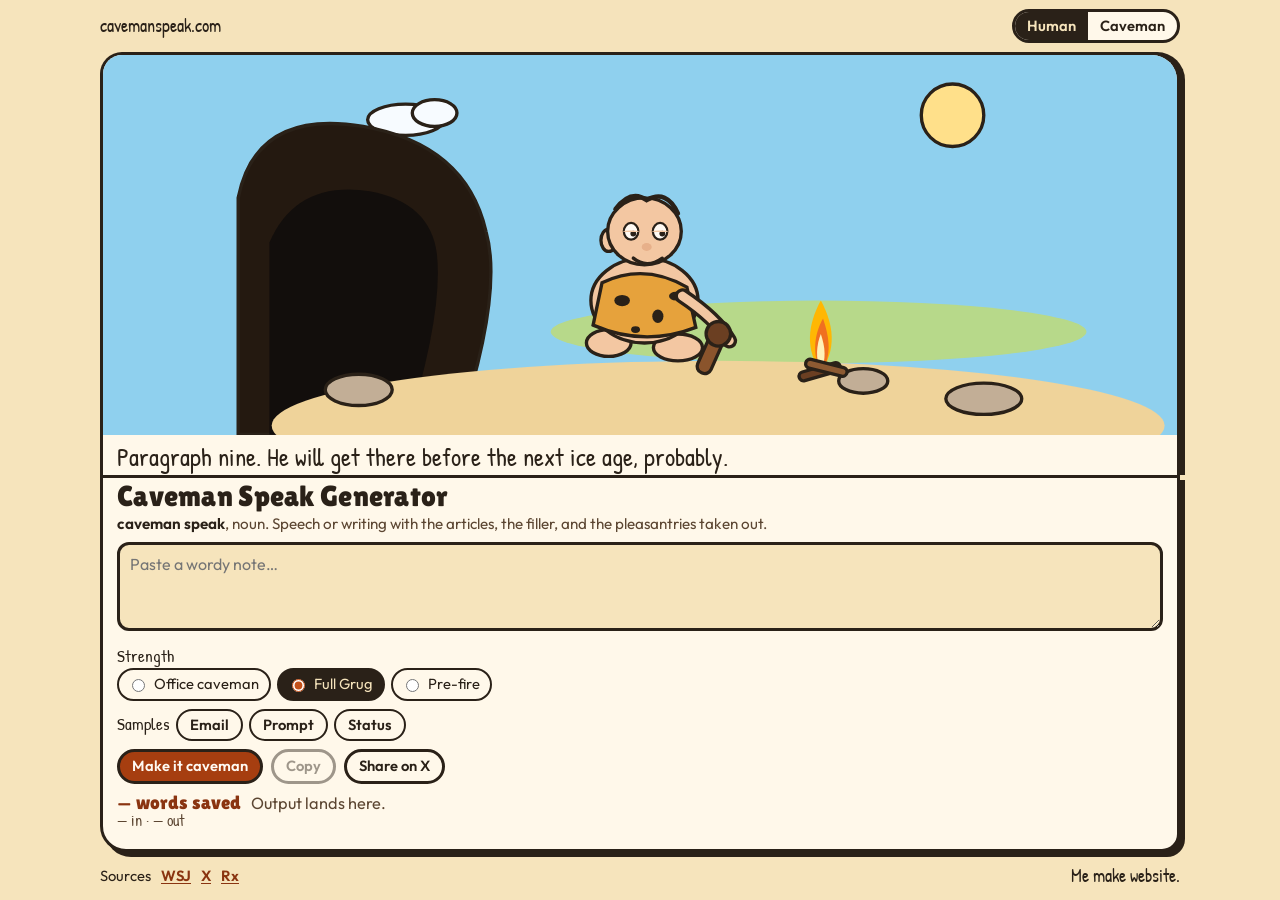
<file: cavemanspeak/index.html>
<!DOCTYPE html>
<html lang="en">
<head>
  <meta charset="utf-8">
  <meta name="viewport" content="width=device-width, initial-scale=1">
  <title>Caveman Speak Generator</title>
  <meta name="description" content="Paste a wordy note. Get caveman speak back. One panel, three strengths, and the real sources.">
  <meta name="theme-color" content="#f6e4bc">
  <meta name="format-detection" content="telephone=no">
  <link rel="canonical" href="https://cavemanspeak.com/">
  <meta property="og:type" content="website">
  <meta property="og:site_name" content="cavemanspeak.com">
  <meta property="og:title" content="Caveman Speak Generator">
  <meta property="og:description" content="Paste a wordy note. Get caveman speak back.">
  <meta property="og:url" content="https://cavemanspeak.com/">
  <meta property="og:image" content="https://cavemanspeak.com/og.png">
  <meta property="og:image:type" content="image/png">
  <meta property="og:image:width" content="1200">
  <meta property="og:image:height" content="630">
  <meta property="og:image:alt" content="Caveman Speak Generator. Small talk got smaller.">
  <meta name="twitter:card" content="summary_large_image">
  <meta name="twitter:title" content="Caveman Speak Generator">
  <meta name="twitter:description" content="Paste a wordy note. Get caveman speak back.">
  <meta name="twitter:image" content="https://cavemanspeak.com/og.png">
  <meta name="twitter:image:alt" content="Caveman Speak Generator. Small talk got smaller.">
  <link rel="icon" href="favicon.svg" type="image/svg+xml">
  <link rel="icon" href="favicon-32.png" type="image/png" sizes="32x32">
  <link rel="apple-touch-icon" href="apple-touch-icon.png">
  <script>
    (function () {
      try {
        var voice = new URLSearchParams(location.search).get("voice");
        var saved = localStorage.getItem("cavemanspeak-voice");
        if (voice === "caveman" || (!voice && saved === "caveman")) {
          document.documentElement.dataset.mode = "caveman";
          var theme = document.querySelector('meta[name="theme-color"]');
          if (theme) theme.setAttribute("content", "#2a211c");
        }
      } catch (err) {}
    })();
  </script>
  <link rel="preconnect" href="https://fonts.googleapis.com">
  <link rel="preconnect" href="https://fonts.gstatic.com" crossorigin>
  <link href="https://fonts.googleapis.com/css2?family=Lilita+One&family=Outfit:wght@400;500;600;700&family=Patrick+Hand&display=swap" rel="stylesheet">
  <link rel="stylesheet" href="styles.css">
</head>
<body>
  <a class="skip" href="#main">Skip to content</a>
  <header class="top">
    <p class="mark">cavemanspeak.com</p>
    <div class="toggle" role="group" aria-label="Page voice">
      <button type="button" id="voice-human" aria-pressed="true">Human</button>
      <button type="button" id="voice-caveman" aria-pressed="false">Caveman</button>
    </div>
  </header>

  <main id="main" tabindex="-1">
    <figure class="comic">
      <div class="art">
        <svg class="scene" viewBox="0 0 720 340" aria-hidden="true" focusable="false">
          <rect class="sky" width="720" height="340" fill="#8fd0ee"/>
          <circle class="sun" cx="640" cy="54" r="28" fill="#ffe08a" stroke="#2a2118" stroke-width="3"/>
          <g class="cloud">
            <ellipse cx="150" cy="58" rx="34" ry="14" fill="#f7fbff" stroke="#2a2118" stroke-width="3"/>
            <ellipse cx="176" cy="52" rx="20" ry="12" fill="#f7fbff" stroke="#2a2118" stroke-width="3"/>
          </g>
          <path class="cave" d="M0 340 V128 Q16 48 112 64 Q204 80 222 158 Q238 214 196 340 Z" fill="#241910" stroke="#2a2118" stroke-width="3"/>
          <path d="M28 340 V168 Q52 112 118 122 Q172 132 178 178 Q184 232 150 340 Z" fill="#120e0c"/>
          <ellipse class="hill" cx="520" cy="248" rx="240" ry="28" fill="#b7d98a"/>
          <ellipse class="ground" cx="430" cy="332" rx="400" ry="58" fill="#efd39a"/>
          <g class="rock" fill="#c2ae96" stroke="#2a2118" stroke-width="3">
            <ellipse cx="108" cy="300" rx="30" ry="14"/>
            <ellipse cx="560" cy="292" rx="22" ry="11"/>
            <ellipse cx="668" cy="308" rx="34" ry="14"/>
          </g>
          <g class="campfire" transform="translate(500,214)">
            <g class="smoke">
              <circle class="puff" cx="20" cy="18" r="8" fill="#f7f4ee"/>
              <circle class="puff puff-b" cx="34" cy="26" r="6" fill="#f7f4ee"/>
              <circle class="puff puff-c" cx="10" cy="28" r="5" fill="#f7f4ee"/>
            </g>
            <path class="flame flame-a" d="M22 70 C8 50 10 28 22 6 C34 28 36 50 22 70Z" fill="#ffb703"/>
            <path class="flame flame-b" d="M22 70 C14 54 16 36 24 22 C30 40 32 56 22 70Z" fill="#f07020"/>
            <path class="flame flame-c" d="M22 70 C17 58 18 46 22 36 C26 48 27 58 22 70Z" fill="#fff1b8"/>
            <rect x="2" y="66" width="38" height="8" rx="4" transform="rotate(-16 20 70)" fill="#6b3f22" stroke="#2a2118" stroke-width="3"/>
            <rect x="8" y="62" width="38" height="8" rx="4" transform="rotate(14 26 66)" fill="#8d5a32" stroke="#2a2118" stroke-width="3"/>
          </g>
          <g transform="translate(286,108)">
            <ellipse class="skin" cx="46" cy="150" rx="20" ry="12" fill="#f3c7a2" stroke="#2a2118" stroke-width="3"/>
            <ellipse class="skin" cx="108" cy="154" rx="22" ry="12" fill="#f3c7a2" stroke="#2a2118" stroke-width="3"/>
            <ellipse class="skin" cx="78" cy="112" rx="48" ry="38" fill="#f3c7a2" stroke="#2a2118" stroke-width="3"/>
            <path class="tunic" d="M40 96 Q78 78 116 100 L124 136 Q78 154 32 134 Z" fill="#e6a23c" stroke="#2a2118" stroke-width="3"/>
            <g fill="#2a2118">
              <ellipse cx="58" cy="112" rx="7" ry="5"/>
              <ellipse cx="90" cy="126" rx="5" ry="6"/>
              <ellipse cx="106" cy="108" rx="6" ry="4"/>
              <ellipse cx="70" cy="138" rx="4" ry="3"/>
            </g>
            <path d="M112 108 Q142 128 154 148" fill="none" stroke="#2a2118" stroke-width="14" stroke-linecap="round"/>
            <path d="M112 108 Q142 128 154 148" fill="none" stroke="#f3c7a2" stroke-width="8" stroke-linecap="round"/>
            <g transform="translate(142,132) rotate(24)">
              <g class="swing">
                <rect x="0" y="8" width="13" height="38" rx="6" fill="#8a542c" stroke="#2a2118" stroke-width="3"/>
                <circle cx="6" cy="8" r="11" fill="#6b3f22" stroke="#2a2118" stroke-width="3"/>
              </g>
            </g>
            <g class="nod">
              <ellipse class="skin" cx="46" cy="58" rx="7" ry="10" fill="#f3c7a2" stroke="#2a2118" stroke-width="3"/>
              <ellipse class="skin" cx="78" cy="50" rx="33" ry="30" fill="#f3c7a2" stroke="#2a2118" stroke-width="3"/>
              <path d="M52 30 Q66 12 80 22 Q98 12 108 34" fill="none" stroke="#2a2118" stroke-width="4" stroke-linecap="round"/>
              <ellipse cx="66" cy="50" rx="6.5" ry="7.5" fill="#fffaf3" stroke="#2a2118" stroke-width="2"/>
              <ellipse cx="92" cy="50" rx="6.5" ry="7.5" fill="#fffaf3" stroke="#2a2118" stroke-width="2"/>
              <circle cx="68" cy="52" r="2.6" fill="#2a2118"/>
              <circle cx="94" cy="52" r="2.6" fill="#2a2118"/>
              <ellipse class="lid" cx="66" cy="50" rx="7.5" ry="8.5" fill="#f3c7a2"/>
              <ellipse class="lid" cx="92" cy="50" rx="7.5" ry="8.5" fill="#f3c7a2"/>
              <ellipse cx="80" cy="64" rx="4.5" ry="3.5" fill="#e7b08a"/>
              <path d="M68 74 Q80 84 94 74" fill="none" stroke="#2a2118" stroke-width="3" stroke-linecap="round"/>
            </g>
          </g>
        </svg>
      </div>
      <figcaption>
        <p class="gag">
          <span class="say-human">Paragraph nine. He will get there before the next ice age, probably.</span>
          <span class="say-caveman">Paragraph nine. He get there before next ice age. Probably.</span>
        </p>
      </figcaption>
    </figure>

    <section class="sheet" aria-labelledby="gen-title">
      <div class="def">
        <h1 id="gen-title">Caveman Speak Generator</h1>
        <p>
          <span class="say-human"><strong>caveman speak</strong>, noun. Speech or writing with the articles, the filler, and the pleasantries taken out.</span>
          <span class="say-caveman"><strong>caveman speak</strong>, noun. Speech with article, filler, and pleasantry taken out.</span>
        </p>
      </div>

      <form id="chopper">
        <div class="compose">
          <label for="note">Your note</label>
          <textarea id="note" name="note" rows="3" maxlength="4000" spellcheck="true" placeholder="Paste a wordy note…"></textarea>
        </div>

        <fieldset class="strength">
          <legend>Strength</legend>
          <label><input type="radio" name="strength" value="office"> <span>Office caveman</span></label>
          <label><input type="radio" name="strength" value="grug" checked> <span>Full Grug</span></label>
          <label><input type="radio" name="strength" value="prefire"> <span>Pre-fire</span></label>
        </fieldset>

        <div class="samples">
          <span class="samples-label" id="samples-label">Samples</span>
          <button type="button" class="chip" data-sample="email">Email</button>
          <button type="button" class="chip" data-sample="prompt">Prompt</button>
          <button type="button" class="chip" data-sample="status">Status</button>
        </div>

        <div class="actions">
          <button type="submit" class="btn">
            <span class="say-human">Make it caveman</span>
            <span class="say-caveman">Cut note</span>
          </button>
          <button type="button" class="btn ghost" id="copy-btn" disabled>Copy</button>
          <a class="btn ghost" id="share-btn" href="https://x.com/intent/tweet?text=Small%20talk%20got%20smaller.%0A%0Ahttps%3A%2F%2Fcavemanspeak.com%2F" target="_blank" rel="noopener noreferrer">Share on X<span class="sr-only"> (opens in a new tab)</span></a>
        </div>

        <div class="result" id="result">
          <p class="tally" id="tally">
            <span class="saved"><span id="count-cut">—</span> <span class="say-human">words saved</span><span class="say-caveman">word saved</span></span>
            <span class="flow"><span id="count-in">—</span> in · <span id="count-out">—</span> out</span>
            <span class="sr-only">Word count. Words saved is words in minus words out.</span>
          </p>
          <p id="toy-out" aria-live="polite"></p>
        </div>
      </form>
    </section>
  </main>

  <footer class="foot">
    <p>
      <span class="say-human">Sources</span><span class="say-caveman">Proof</span>
      <a href="https://www.wsj.com/tech/ai/claude-chatgpt-ai-speak-chatbot-cb804933" target="_blank" rel="noopener noreferrer">WSJ<span class="sr-only"> (opens in a new tab): Now We’re All Starting to Talk Like AI Chatbots Too, Katherine Bindley, 30 Sept 2026</span></a>
      <a href="https://x.com/i/trending/2106534716379746391" target="_blank" rel="noopener noreferrer">X<span class="sr-only"> (opens in a new tab): trending story, AI Chatbot Phrases Creep into Real Work Conversations, from about 3 Oct 2026</span></a>
      <a href="https://x.com/RushabhShah/status/2106486625966735460" target="_blank" rel="noopener noreferrer">Rx<span class="sr-only"> (opens in a new tab): What’s caveman speak?</span></a>
    </p>
    <p class="sign">Me make website.</p>
  </footer>
  <p id="mode-status" class="sr-only" aria-live="polite"></p>
  <p id="copy-status" class="sr-only" aria-live="polite"></p>
  <script src="cavemanize.js"></script>
  <script src="site.js"></script>
</body>
</html>
</file>
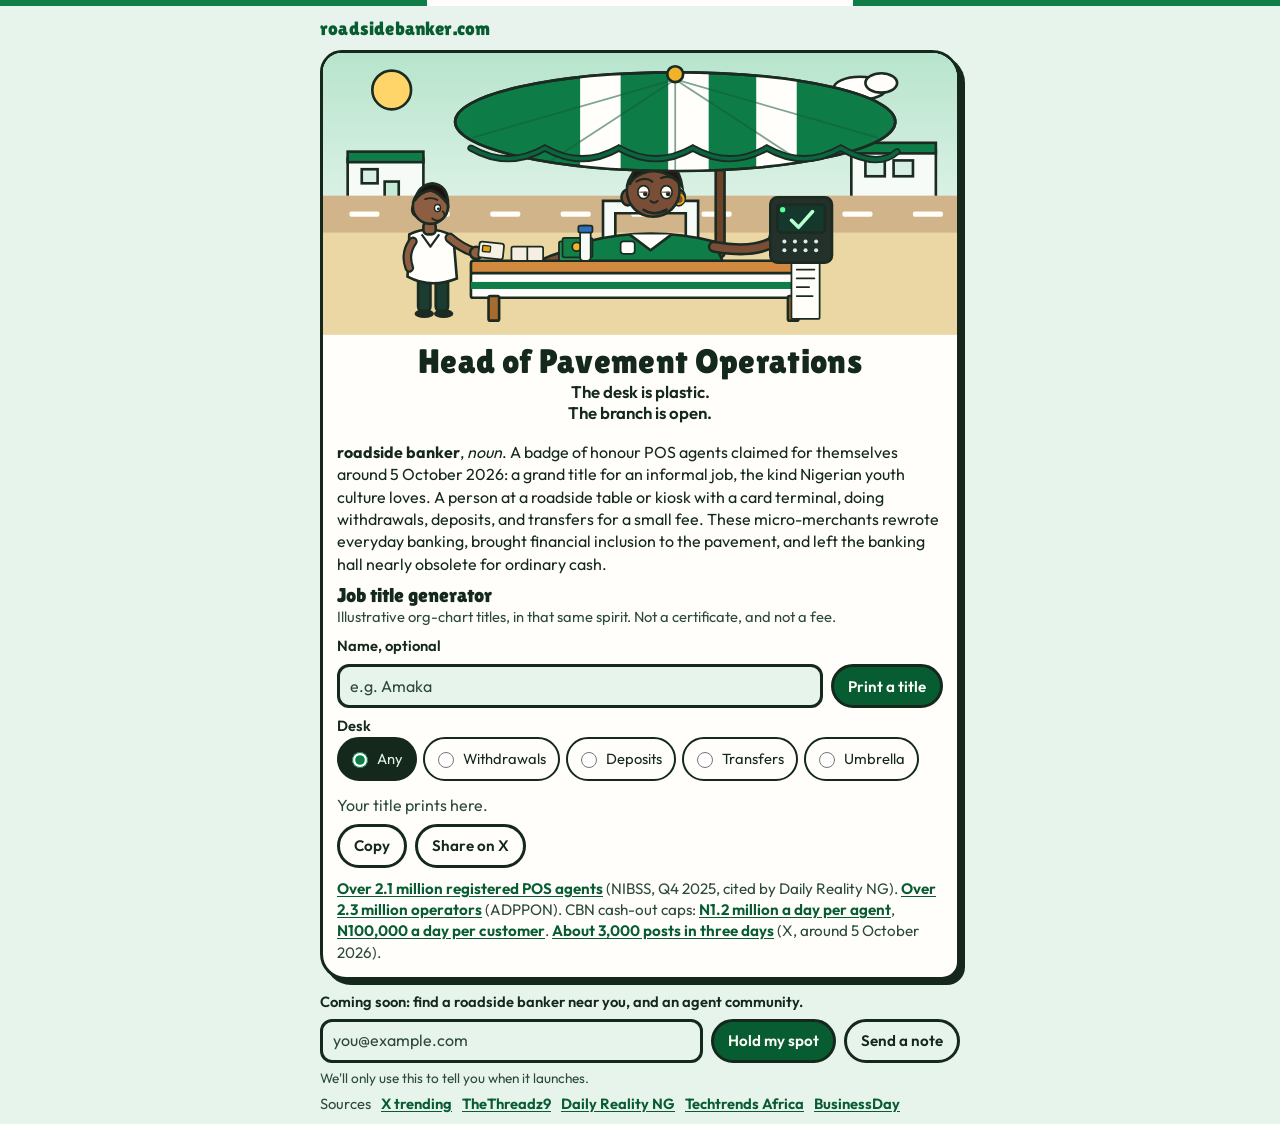
<file: roadsidebanker/index.html>
<!DOCTYPE html>
<html lang="en">
<head>
  <meta charset="utf-8">
  <meta name="viewport" content="width=device-width, initial-scale=1, viewport-fit=cover">
  <title>Head of Pavement Operations</title>
  <meta name="description" content="Roadside banker: a badge of honour POS agents claimed. Head of Pavement Operations, at a plastic table. Everyday cash, moved to the pavement.">
  <meta name="theme-color" content="#e7f4ec">
  <meta name="format-detection" content="telephone=no">
  <link rel="canonical" href="https://roadsidebanker.com/">
  <meta property="og:type" content="website">
  <meta property="og:locale" content="en_NG">
  <meta property="og:site_name" content="roadsidebanker.com">
  <meta property="og:title" content="Head of Pavement Operations">
  <meta property="og:description" content="The desk is plastic. The branch is open. POS agents claimed the title.">
  <meta property="og:url" content="https://roadsidebanker.com/">
  <meta property="og:image" content="https://roadsidebanker.com/og.png">
  <meta property="og:image:type" content="image/png">
  <meta property="og:image:width" content="1200">
  <meta property="og:image:height" content="630">
  <meta property="og:image:alt" content="Head of Pavement Operations. A roadside banker at a plastic table under an umbrella.">
  <meta name="twitter:card" content="summary_large_image">
  <meta name="twitter:title" content="Head of Pavement Operations">
  <meta name="twitter:description" content="The desk is plastic. The branch is open. POS agents claimed the title.">
  <meta name="twitter:image" content="https://roadsidebanker.com/og.png">
  <meta name="twitter:image:alt" content="Head of Pavement Operations. A roadside banker at a plastic table under an umbrella.">
  <link rel="icon" href="favicon.svg" type="image/svg+xml">
  <link rel="icon" href="favicon-32.png" type="image/png" sizes="32x32">
  <link rel="apple-touch-icon" href="apple-touch-icon.png">
  <link rel="preconnect" href="https://fonts.googleapis.com">
  <link rel="preconnect" href="https://fonts.gstatic.com" crossorigin>
  <link href="https://fonts.googleapis.com/css2?family=Lilita+One&family=Outfit:wght@400;600;700&display=swap" rel="stylesheet">
  <link rel="stylesheet" href="styles.css">
</head>
<body>
  <a class="skip" href="#main">Skip to content</a>
  <div class="flag" aria-hidden="true"></div>
  <header class="top">
    <p class="mark">roadsidebanker.com</p>
  </header>

  <main id="main" tabindex="-1">
    <article class="panel">
      <figure class="comic">
        <div class="art">
          <svg class="scene" viewBox="0 0 720 320" aria-hidden="true" focusable="false">
            <defs>
              <linearGradient id="sky" x1="0" y1="0" x2="0" y2="1">
                <stop offset="0%" stop-color="#b7e4cc"/>
                <stop offset="70%" stop-color="#e7f6ee"/>
                <stop offset="100%" stop-color="#f4fbf7"/>
              </linearGradient>
              <clipPath id="canopy-clip" clipPathUnits="userSpaceOnUse">
                <ellipse cx="400" cy="78" rx="250" ry="56"/>
              </clipPath>
              <clipPath id="slip-clip" clipPathUnits="userSpaceOnUse">
                <rect x="528" y="232" width="40" height="74"/>
              </clipPath>
            </defs>

            <rect width="720" height="320" fill="url(#sky)"/>
            <circle cx="78" cy="42" r="22" fill="#ffd56a" stroke="#1c2b22" stroke-width="3"/>
            <g class="cloud" fill="#fffefb" stroke="#1c2b22" stroke-width="3">
              <ellipse cx="610" cy="40" rx="30" ry="13"/>
              <ellipse cx="634" cy="34" rx="18" ry="11"/>
            </g>

            <g stroke="#1c2b22" stroke-width="3">
              <rect x="28" y="118" width="86" height="58" rx="2" fill="#f7fbf8"/>
              <rect x="28" y="112" width="86" height="12" fill="#0e7d48"/>
              <rect x="44" y="132" width="18" height="16" fill="#d7efe4"/>
              <rect x="70" y="146" width="16" height="30" fill="#c5ead6"/>
              <rect x="600" y="108" width="96" height="68" rx="2" fill="#f7fbf8"/>
              <rect x="600" y="102" width="96" height="12" fill="#0e7d48"/>
              <rect x="616" y="122" width="22" height="18" fill="#d7efe4"/>
              <rect x="648" y="122" width="22" height="18" fill="#d7efe4"/>
            </g>

            <rect x="0" y="162" width="720" height="46" fill="#d2b48a"/>
            <g fill="#fffef8">
              <rect x="30" y="180" width="34" height="6" rx="2"/>
              <rect x="110" y="180" width="34" height="6" rx="2"/>
              <rect x="190" y="180" width="34" height="6" rx="2"/>
              <rect x="270" y="180" width="34" height="6" rx="2"/>
              <rect x="350" y="180" width="34" height="6" rx="2"/>
              <rect x="430" y="180" width="34" height="6" rx="2"/>
              <rect x="510" y="180" width="34" height="6" rx="2"/>
              <rect x="590" y="180" width="34" height="6" rx="2"/>
              <rect x="670" y="180" width="34" height="6" rx="2"/>
            </g>
            <rect x="0" y="204" width="720" height="116" fill="#ead7a4"/>

            <rect x="446" y="36" width="10" height="196" rx="5" fill="#6b4428" stroke="#1c2b22" stroke-width="3"/>

            <g fill="#f7fbf8" stroke="#1c2b22" stroke-width="3">
              <path d="M318 168 h108 v78 h-14 v-64 h-80 v64 h-14 z"/>
            </g>

            <g>
              <path d="M300 214 Q372 196 444 214 L458 246 H286 Z" fill="#0e7d48" stroke="#1c2b22" stroke-width="3"/>
              <path d="M286 228 Q250 236 236 250" fill="none" stroke="#1c2b22" stroke-width="14" stroke-linecap="round"/>
              <path d="M286 228 Q250 236 236 250" fill="none" stroke="#7a4e36" stroke-width="8" stroke-linecap="round"/>
              <circle cx="232" cy="252" r="9" fill="#7a4e36" stroke="#1c2b22" stroke-width="3"/>
              <path d="M444 220 Q490 228 512 214" fill="none" stroke="#1c2b22" stroke-width="14" stroke-linecap="round"/>
              <path d="M444 220 Q490 228 512 214" fill="none" stroke="#7a4e36" stroke-width="8" stroke-linecap="round"/>
              <circle cx="516" cy="210" r="9" fill="#7a4e36" stroke="#1c2b22" stroke-width="3"/>
              <path d="M348 206 L372 224 L396 206" fill="#fffefb" stroke="#1c2b22" stroke-width="3" stroke-linejoin="round"/>
              <rect x="338" y="214" width="16" height="14" rx="3" fill="#fffefb" stroke="#1c2b22" stroke-width="2"/>
            </g>

            <g class="nod">
              <ellipse cx="346" cy="164" rx="7" ry="9" fill="#7a4e36" stroke="#1c2b22" stroke-width="3"/>
              <ellipse cx="404" cy="164" rx="7" ry="9" fill="#7a4e36" stroke="#1c2b22" stroke-width="3"/>
              <circle cx="404" cy="166" r="5.5" fill="none" stroke="#e6a31a" stroke-width="2.4"/>
              <circle cx="375" cy="156" r="30" fill="#7a4e36" stroke="#1c2b22" stroke-width="3"/>
              <path d="M348 150 Q352 122 376 120 Q404 122 408 152 Q396 136 376 134 Q354 136 348 150Z" fill="#23160f" stroke="#1c2b22" stroke-width="3"/>
              <path d="M356 146 Q366 140 374 146" fill="none" stroke="#1c2b22" stroke-width="2.5" stroke-linecap="round"/>
              <path d="M384 142 Q394 138 404 146" fill="none" stroke="#1c2b22" stroke-width="2.5" stroke-linecap="round"/>
              <ellipse cx="364" cy="158" rx="6.5" ry="7.5" fill="#fffefb" stroke="#1c2b22" stroke-width="2"/>
              <ellipse cx="390" cy="158" rx="6.5" ry="7.5" fill="#fffefb" stroke="#1c2b22" stroke-width="2"/>
              <circle cx="366" cy="160" r="2.6" fill="#1c2b22"/>
              <circle cx="392" cy="160" r="2.6" fill="#1c2b22"/>
              <ellipse class="lid" cx="364" cy="158" rx="7.5" ry="8.5"/>
              <ellipse class="lid" cx="390" cy="158" rx="7.5" ry="8.5"/>
              <path d="M372 168 Q376 172 380 168" fill="none" stroke="#1c2b22" stroke-width="2.4" stroke-linecap="round"/>
              <path d="M364 178 Q376 186 390 178" fill="none" stroke="#1c2b22" stroke-width="3" stroke-linecap="round"/>
            </g>

            <g class="canopy">
              <ellipse cx="400" cy="78" rx="250" ry="56" fill="#0e7d48" stroke="#1c2b22" stroke-width="3"/>
              <g clip-path="url(#canopy-clip)">
                <rect x="292" y="16" width="46" height="130" fill="#fffefb"/>
                <rect x="392" y="16" width="46" height="130" fill="#fffefb"/>
                <rect x="492" y="16" width="46" height="130" fill="#fffefb"/>
                <g stroke="#145c38" stroke-width="2" opacity="0.55">
                  <line x1="400" y1="30" x2="170" y2="96"/>
                  <line x1="400" y1="30" x2="250" y2="128"/>
                  <line x1="400" y1="30" x2="400" y2="134"/>
                  <line x1="400" y1="30" x2="550" y2="128"/>
                  <line x1="400" y1="30" x2="630" y2="96"/>
                </g>
              </g>
              <ellipse cx="400" cy="78" rx="250" ry="56" fill="none" stroke="#1c2b22" stroke-width="3"/>
              <path d="M168 108 Q210 132 252 108 Q294 132 336 108 Q378 132 420 108 Q462 132 504 108 Q546 132 588 108 Q630 132 652 112" fill="none" stroke="#1c2b22" stroke-width="8" stroke-linecap="round"/>
              <path d="M168 108 Q210 132 252 108 Q294 132 336 108 Q378 132 420 108 Q462 132 504 108 Q546 132 588 108 Q630 132 652 112" fill="none" stroke="#0a6540" stroke-width="4" stroke-linecap="round"/>
              <circle cx="400" cy="24" r="9" fill="#f0b429" stroke="#1c2b22" stroke-width="3"/>
            </g>

            <g stroke="#1c2b22" stroke-width="3">
              <rect x="168" y="236" width="392" height="16" rx="3" fill="#d0893f"/>
              <rect x="168" y="250" width="392" height="28" rx="2" fill="#fffefb"/>
              <rect x="168" y="260" width="392" height="8" fill="#0e7d48" stroke="none"/>
              <rect x="188" y="276" width="12" height="28" rx="2" fill="#a86b2e"/>
              <rect x="528" y="276" width="12" height="28" rx="2" fill="#a86b2e"/>
            </g>

            <g stroke="#1c2b22" stroke-width="2">
              <rect x="214" y="220" width="36" height="16" rx="2" fill="#f4efe2"/>
              <path d="M232 220 v16" fill="none"/>
              <rect x="268" y="214" width="34" height="22" rx="2" fill="#1f8f52"/>
              <rect x="272" y="210" width="34" height="22" rx="2" fill="#148046"/>
              <circle cx="288" cy="220" r="5" fill="#f0b429" stroke="#1c2b22" stroke-width="2"/>
              <rect x="292" y="196" width="12" height="40" rx="4" fill="#f7fbf8"/>
              <rect x="290" y="196" width="16" height="8" rx="2" fill="#2f6fbf"/>
            </g>

            <g clip-path="url(#slip-clip)">
              <g class="slip">
                <rect x="532" y="232" width="32" height="70" rx="2" fill="#fffef8" stroke="#1c2b22" stroke-width="2"/>
                <path d="M538 246 h20 M538 256 h20 M538 266 h14 M538 276 h18" fill="none" stroke="#1c2b22" stroke-width="2" stroke-linecap="round"/>
              </g>
            </g>

            <g stroke="#1c2b22" stroke-width="3">
              <rect x="508" y="164" width="70" height="74" rx="8" fill="#24312b"/>
              <rect x="516" y="172" width="54" height="32" rx="4" fill="#14382c"/>
              <circle class="led" cx="522" cy="178" r="3" fill="#5dffa0" stroke="none"/>
              <path d="M532 190 l8 8 16-18" fill="none" stroke="#b8ffd2" stroke-width="4" stroke-linecap="round" stroke-linejoin="round"/>
              <g fill="#d7efe4" stroke="none">
                <circle cx="524" cy="214" r="2.3"/>
                <circle cx="536" cy="214" r="2.3"/>
                <circle cx="548" cy="214" r="2.3"/>
                <circle cx="560" cy="214" r="2.3"/>
                <circle cx="524" cy="224" r="2.3"/>
                <circle cx="536" cy="224" r="2.3"/>
                <circle cx="548" cy="224" r="2.3"/>
                <circle cx="560" cy="224" r="2.3"/>
              </g>
            </g>

            <g>
              <rect x="108" y="248" width="14" height="46" rx="6" fill="#1a3d30" stroke="#1c2b22" stroke-width="3"/>
              <rect x="128" y="248" width="14" height="46" rx="6" fill="#1a3d30" stroke="#1c2b22" stroke-width="3"/>
              <ellipse cx="115" cy="296" rx="11" ry="5" fill="#1c2b22"/>
              <ellipse cx="137" cy="296" rx="11" ry="5" fill="#1c2b22"/>
              <path d="M98 206 Q122 194 148 208 L152 256 Q122 268 96 254 Z" fill="#fffefb" stroke="#1c2b22" stroke-width="3"/>
              <path d="M112 206 L122 220 L132 206" fill="none" stroke="#1c2b22" stroke-width="2.5" stroke-linejoin="round"/>
              <path d="M102 214 Q92 228 98 244" fill="none" stroke="#1c2b22" stroke-width="11" stroke-linecap="round"/>
              <path d="M102 214 Q92 228 98 244" fill="none" stroke="#8d5e42" stroke-width="6" stroke-linecap="round"/>
              <path d="M144 210 Q158 222 172 226" fill="none" stroke="#1c2b22" stroke-width="12" stroke-linecap="round"/>
              <path d="M144 210 Q158 222 172 226" fill="none" stroke="#8d5e42" stroke-width="7" stroke-linecap="round"/>
              <circle cx="174" cy="227" r="7" fill="#8d5e42" stroke="#1c2b22" stroke-width="3"/>
              <g transform="translate(178,214) rotate(6)">
                <rect width="28" height="18" rx="3" fill="#f7f1e4" stroke="#1c2b22" stroke-width="2"/>
                <rect x="4" y="4" width="9" height="7" rx="1" fill="#e6a31a" stroke="#1c2b22" stroke-width="1.5"/>
              </g>
              <rect x="114" y="192" width="14" height="14" rx="5" fill="#8d5e42" stroke="#1c2b22" stroke-width="3"/>
              <ellipse cx="106" cy="178" rx="5" ry="7" fill="#8d5e42" stroke="#1c2b22" stroke-width="2.5"/>
              <circle cx="122" cy="174" r="20" fill="#8d5e42" stroke="#1c2b22" stroke-width="3"/>
              <path d="M104 168 Q108 150 124 148 Q142 150 142 172 Q132 158 122 156 Q110 158 104 168Z" fill="#1c120c" stroke="#1c2b22" stroke-width="3"/>
              <path d="M116 166 Q124 163 130 167" fill="none" stroke="#1c2b22" stroke-width="2" stroke-linecap="round"/>
              <ellipse cx="130" cy="176" rx="3.4" ry="4" fill="#fffefb" stroke="#1c2b22" stroke-width="1.6"/>
              <circle cx="131" cy="177" r="1.6" fill="#1c2b22"/>
              <path d="M136 180 Q140 184 136 188" fill="none" stroke="#1c2b22" stroke-width="2" stroke-linecap="round"/>
              <path d="M124 188 Q130 193 136 188" fill="none" stroke="#1c2b22" stroke-width="2.2" stroke-linecap="round"/>
            </g>
          </svg>
        </div>
        <figcaption>
          <h1 id="word">Head of Pavement Operations</h1>
          <p class="gag">The desk is plastic.<br> The branch is open.</p>
          <p class="sr-only">Cartoon of a roadside banker at a plastic table under a green and white umbrella, with a card terminal printing a receipt.</p>
        </figcaption>
      </figure>

      <div class="sheet">
        <div class="def">
          <p><strong>roadside banker</strong>, <em>noun</em>. A badge of honour POS agents claimed for themselves around 5 October 2026: a grand title for an informal job, the kind Nigerian youth culture loves. A person at a roadside table or kiosk with a card terminal, doing withdrawals, deposits, and transfers for a small fee. These micro-merchants rewrote everyday banking, brought financial inclusion to the pavement, and left the banking hall nearly obsolete for ordinary cash.</p>
        </div>

        <form class="toy" id="titles" aria-describedby="toy-note">
          <div>
            <h2 id="toy-title">Job title generator</h2>
            <p class="note" id="toy-note">Illustrative org-chart titles, in that same spirit. Not a certificate, and not a fee.</p>
          </div>

          <div class="name-row">
            <label for="person-name">Name, optional</label>
            <input id="person-name" name="person-name" type="text" maxlength="40" autocomplete="off" placeholder="e.g. Amaka">
            <button type="submit" class="btn">Print a title</button>
          </div>

          <fieldset class="desk">
            <legend>Desk</legend>
            <label><input type="radio" name="desk" value="any" checked> <span>Any</span></label>
            <label><input type="radio" name="desk" value="withdrawals"> <span>Withdrawals</span></label>
            <label><input type="radio" name="desk" value="deposits"> <span>Deposits</span></label>
            <label><input type="radio" name="desk" value="transfers"> <span>Transfers</span></label>
            <label><input type="radio" name="desk" value="umbrella"> <span>Umbrella</span></label>
          </fieldset>

          <div id="slip" aria-live="polite">
            <p id="title-out"></p>
            <p id="desk-out"></p>
            <p class="example" id="example-row" hidden><span class="tag">Example</span> <span id="example-text"></span></p>
          </div>

          <div class="actions">
            <button type="button" class="btn ghost" id="copy-btn">Copy</button>
            <a class="btn ghost" id="share-btn" href="https://x.com/intent/tweet?text=Head%20of%20Pavement%20Operations.%20The%20desk%20is%20plastic.%20The%20branch%20is%20open.%0A%0Ahttps%3A%2F%2Froadsidebanker.com%2F" target="_blank" rel="noopener noreferrer">Share on X<span class="sr-only"> (opens in a new tab)</span></a>
            <p class="copy-note" id="copy-note" aria-live="polite"></p>
          </div>
        </form>

        <p class="facts">
          <a href="https://www.dailyrealityngnews.com/2026/03/pos-agent-banking-nigeria-cbn-rules-commissions.html" target="_blank" rel="noopener noreferrer">Over 2.1 million registered POS agents<span class="sr-only"> (opens in a new tab)</span></a> (NIBSS, Q4 2025, cited by Daily Reality NG).
          <a href="https://techtrends.africa/pos-terminal-fraud-in-nigeria/" target="_blank" rel="noopener noreferrer">Over 2.3 million operators<span class="sr-only"> (opens in a new tab)</span></a> (ADPPON).
          CBN cash-out caps:
          <a href="https://businessday.ng/companies/article/pos-growth-slows-as-nigerias-payments-market-enters-new-phase/" target="_blank" rel="noopener noreferrer">N1.2 million a day per agent<span class="sr-only"> (opens in a new tab)</span></a>,
          <a href="https://techtrends.africa/pos-terminal-fraud-in-nigeria/" target="_blank" rel="noopener noreferrer">N100,000 a day per customer<span class="sr-only"> (opens in a new tab)</span></a>.
          <a href="https://x.com/i/trending/2107561807900819638" target="_blank" rel="noopener noreferrer">About 3,000 posts in three days<span class="sr-only"> (opens in a new tab)</span></a> (X, around 5 October 2026).
        </p>
      </div>
    </article>
  </main>

  <footer class="foot" id="coming-soon">
    <form class="soon" id="soon" method="post" action="#coming-soon">
      <label for="soon-email">Coming soon: find a roadside banker near you, and an agent community.</label>
      <div class="soon-row">
        <input id="soon-email" name="email" type="email" inputmode="email" autocomplete="email" maxlength="120" required placeholder="you@example.com">
        <button type="submit" class="btn">Hold my spot</button>
        <a class="btn ghost" id="mail-link" href="mailto:hello@roadsidebanker.com?subject=Find%20a%20roadside%20banker%20near%20me&amp;body=Please%20tell%20me%20when%20I%20can%20find%20a%20roadside%20banker%20near%20me.">Send a note</a>
      </div>
      <p class="soon-status" id="soon-status" aria-live="polite">We'll only use this to tell you when it launches.</p>
    </form>
    <p class="sources">
      <span>Sources</span>
      <a href="https://x.com/i/trending/2107561807900819638" target="_blank" rel="noopener noreferrer">X trending<span class="sr-only"> (opens in a new tab): story, around 5 October 2026</span></a>
      <a href="https://x.com/TheThreadz9/status/2107243238147141804" target="_blank" rel="noopener noreferrer">TheThreadz9<span class="sr-only"> (opens in a new tab): post on X</span></a>
      <a href="https://www.dailyrealityngnews.com/2026/03/pos-agent-banking-nigeria-cbn-rules-commissions.html" target="_blank" rel="noopener noreferrer">Daily Reality NG<span class="sr-only"> (opens in a new tab): NIBSS Q4 2025 count, over 2.1 million registered POS agents</span></a>
      <a href="https://techtrends.africa/pos-terminal-fraud-in-nigeria/" target="_blank" rel="noopener noreferrer">Techtrends Africa<span class="sr-only"> (opens in a new tab): ADPPON, over 2.3 million operators, and the N100,000 customer cap</span></a>
      <a href="https://businessday.ng/companies/article/pos-growth-slows-as-nigerias-payments-market-enters-new-phase/" target="_blank" rel="noopener noreferrer">BusinessDay<span class="sr-only"> (opens in a new tab): CBN N1.2 million daily cash-out cap per agent</span></a>
    </p>
  </footer>
  <p id="copy-status" class="sr-only" aria-live="polite"></p>
  <script src="site.js"></script>
</body>
</html>
</file>
<file: cavemanspeak/styles.css>
:root {
  --bg: #f6e4bc;
  --ink: #2a2118;
  --muted: #5c4632;
  --card: #fff8ea;
  --clay: #c4511a;
  --clay-deep: #8a3410;
  --focus: #8a3410;
  --header: rgba(246, 228, 188, 0.94);
  --display: "Lilita One", "Arial Rounded MT Bold", "Trebuchet MS", sans-serif;
  --hand: "Patrick Hand", "Segoe Print", cursive;
  --sans: "Outfit", "Avenir Next", "Segoe UI", sans-serif;
  color-scheme: light;
}

:root[data-mode="caveman"] {
  --bg: #2a211c;
  --ink: #f6e7c8;
  --muted: #e0cba8;
  --card: #3a2e26;
  --clay: #f0a35a;
  --clay-deep: #f0a35a;
  --focus: #f0a35a;
  --header: rgba(42, 33, 28, 0.94);
  color-scheme: dark;
}

*,
*::before,
*::after {
  box-sizing: border-box;
}

html {
  height: 100%;
}

body {
  margin: 0;
  min-height: 100%;
  min-height: 100dvh;
  display: flex;
  flex-direction: column;
  color: var(--ink);
  background: var(--bg);
  font-family: var(--sans);
  font-size: 1rem;
  line-height: 1.4;
  overflow-anchor: none;
}

main {
  flex: 1;
  display: flex;
  flex-direction: column;
  width: min(1080px, calc(100% - 24px));
  margin: 0 auto 8px;
  min-height: 0;
}

p {
  margin: 0;
}

a {
  color: var(--clay-deep);
  text-underline-offset: 0.16em;
}

a:hover {
  color: var(--ink);
}

:focus {
  outline: none;
}

:focus-visible {
  outline: 3px solid var(--focus);
  outline-offset: 3px;
}

.skip {
  position: absolute;
  left: 12px;
  top: -40px;
  background: var(--ink);
  color: var(--bg);
  padding: 8px 12px;
  z-index: 5;
}

.skip:focus {
  top: 8px;
}

.sr-only {
  position: absolute;
  width: 1px;
  height: 1px;
  padding: 0;
  margin: -1px;
  overflow: hidden;
  clip: rect(0, 0, 0, 0);
  white-space: nowrap;
  border: 0;
}

.say-caveman {
  display: none;
}

:root[data-mode="caveman"] .say-human {
  display: none;
}

:root[data-mode="caveman"] .say-caveman {
  display: inline;
}

.top,
.foot {
  display: flex;
  align-items: center;
  justify-content: space-between;
  gap: 12px;
  width: min(1080px, calc(100% - 24px));
  margin: 0 auto;
}

.top {
  min-height: 52px;
  position: sticky;
  top: 0;
  z-index: 2;
  background: var(--header);
}

.mark,
.sign {
  margin: 0;
  font-family: var(--hand);
  font-size: 1.15rem;
}

.toggle {
  display: inline-flex;
  border: 3px solid var(--ink);
  border-radius: 999px;
  overflow: hidden;
  background: var(--card);
}

.toggle button {
  appearance: none;
  border: 0;
  background: transparent;
  color: var(--ink);
  font: 600 0.92rem/1 var(--sans);
  padding: 7px 12px;
  cursor: pointer;
}

.toggle button[aria-pressed="true"] {
  background: var(--ink);
  color: var(--bg);
}

.comic {
  margin: 0;
  display: flex;
  flex-direction: column;
  min-height: 0;
  flex: 1 1 auto;
  background: var(--card);
  border: 3px solid var(--ink);
  border-radius: 22px 28px 0 0;
  border-bottom: 0;
  overflow: hidden;
  box-shadow: 5px 0 0 #2a2118;
}

.art {
  flex: 1 1 auto;
  min-height: 168px;
  background: #8fd0ee;
}

.scene {
  display: block;
  width: 100%;
  height: 100%;
}

.comic figcaption {
  padding: 8px 14px 4px;
}

.gag {
  font-family: var(--hand);
  font-size: clamp(1.2rem, 2vw, 1.55rem);
  line-height: 1.15;
}

.sheet {
  background: var(--card);
  border: 3px solid var(--ink);
  border-radius: 0 0 18px 26px;
  box-shadow: 5px 5px 0 #2a2118;
  padding: 4px 14px 12px;
}

:root[data-mode="caveman"] .comic,
:root[data-mode="caveman"] .sheet {
  box-shadow: 5px 5px 0 #120e0c;
}

.def h1 {
  margin: 0;
  font-family: var(--display);
  font-size: clamp(1.35rem, 2.4vw, 1.8rem);
  font-weight: 400;
  letter-spacing: 0.01em;
  line-height: 1;
}

.def p {
  margin: 2px 0 8px;
  color: var(--muted);
  font-size: 0.95rem;
}

.def strong {
  color: var(--ink);
  font-weight: 650;
}

form {
  display: grid;
  gap: 8px;
}

label[for="note"] {
  position: absolute;
  width: 1px;
  height: 1px;
  overflow: hidden;
  clip: rect(0, 0, 0, 0);
}

textarea {
  width: 100%;
  resize: vertical;
  min-height: 72px;
  max-height: 120px;
  border: 3px solid var(--ink);
  border-radius: 12px;
  background: var(--bg);
  color: var(--ink);
  font: 400 1rem/1.4 var(--sans);
  padding: 8px 10px;
}

.strength {
  margin: 0;
  padding: 0;
  border: 0;
  display: flex;
  flex-wrap: wrap;
  gap: 6px;
  align-items: center;
}

.strength legend {
  font-family: var(--hand);
  font-size: 1.05rem;
  padding: 0;
  margin-right: 4px;
}

.strength label {
  display: inline-flex;
  align-items: center;
  gap: 6px;
  border: 2px solid var(--ink);
  border-radius: 999px;
  padding: 4px 10px 4px 8px;
  background: transparent;
  cursor: pointer;
  font-size: 0.92rem;
}

.strength label:has(input:checked) {
  background: var(--ink);
  color: var(--bg);
}

.strength input {
  accent-color: var(--clay);
}

.samples {
  display: flex;
  flex-wrap: wrap;
  gap: 6px;
  align-items: center;
}

.samples-label {
  font-family: var(--hand);
  font-size: 1.05rem;
}

.chip,
.btn {
  appearance: none;
  border: 2px solid var(--ink);
  border-radius: 999px;
  background: var(--card);
  color: var(--ink);
  font: 600 0.92rem/1 var(--sans);
  padding: 7px 12px;
  cursor: pointer;
  text-decoration: none;
}

.btn {
  border-width: 3px;
  background: #a63e10;
  color: #fffaf3;
  border-color: var(--ink);
}

:root[data-mode="caveman"] .btn {
  background: #f0a35a;
  color: #2a2118;
}

.btn.ghost,
.chip {
  background: transparent;
  color: var(--ink);
}

.btn:disabled {
  opacity: 0.45;
  cursor: not-allowed;
}

.actions {
  display: flex;
  flex-wrap: wrap;
  gap: 8px;
}

.result {
  display: grid;
  grid-template-columns: auto 1fr;
  gap: 10px;
  align-items: start;
  min-height: 2.8em;
}

.tally {
  display: flex;
  flex-direction: column;
  line-height: 1.05;
  white-space: nowrap;
}

.saved {
  font-family: var(--display);
  font-size: 1.2rem;
  color: var(--clay-deep);
}

.flow {
  font-family: var(--hand);
  font-size: 1rem;
  color: var(--muted);
}

#toy-out {
  margin: 0;
  min-height: 1.4em;
  max-height: 4.6em;
  overflow: auto;
  font-size: 1.02rem;
  white-space: pre-wrap;
}

#toy-out:empty::before {
  content: "Output lands here.";
  color: var(--muted);
}

:root[data-mode="caveman"] #toy-out:empty::before {
  content: "Result land here.";
}

.foot {
  min-height: 40px;
  padding-bottom: 8px;
  font-size: 0.92rem;
}

.foot p {
  display: flex;
  flex-wrap: wrap;
  gap: 6px 10px;
  align-items: baseline;
}

.foot a {
  font-weight: 650;
}

.lid {
  fill: #f3c7a2;
  transform-box: fill-box;
  transform-origin: center;
  transform: scaleY(0.08);
  animation: blink 4.8s linear infinite;
}

.nod {
  transform-box: fill-box;
  transform-origin: 50% 80%;
  animation: nod 3.8s ease-in-out infinite;
}

.flame {
  transform-box: fill-box;
  transform-origin: center bottom;
}

.flame-a { animation: flicker 0.45s ease-in-out infinite alternate; }
.flame-b { animation: flicker 0.62s ease-in-out infinite alternate; }
.flame-c { animation: flicker 0.34s ease-in-out infinite alternate; }

.puff {
  opacity: 0;
  transform-box: fill-box;
  transform-origin: center;
  animation: rise 3.2s linear infinite;
}

.puff-b { animation-delay: 1s; }
.puff-c { animation-delay: 1.9s; }

.cloud { animation: drift 18s ease-in-out infinite; }

.swing {
  transform-box: fill-box;
  transform-origin: 40% 90%;
}

.is-bonked .swing { animation: bonk 0.62s ease; }

#toy-out.pop { animation: pop-in 0.28s ease; }

main.shake { animation: page-shake 0.4s ease; }

:root[data-mode="caveman"] .sky { fill: #4a3d32; }
:root[data-mode="caveman"] .sun { fill: #d0893a; }
:root[data-mode="caveman"] .hill { fill: #6a5638; }
:root[data-mode="caveman"] .ground { fill: #6b5340; }
:root[data-mode="caveman"] .skin,
:root[data-mode="caveman"] .lid { fill: #e0a56e; }
:root[data-mode="caveman"] [stroke="#f3c7a2"] { stroke: #e0a56e; }
:root[data-mode="caveman"] .tunic { fill: #d0893a; }
:root[data-mode="caveman"] .rock { fill: #5a4838; }
:root[data-mode="caveman"] .cloud ellipse { fill: #6d6256; }
:root[data-mode="caveman"] .art { background: #4a3d32; }

@keyframes blink {
  0%, 92%, 100% { transform: scaleY(0.08); }
  95%, 97% { transform: scaleY(1); }
}

@keyframes nod {
  0%, 70%, 100% { transform: rotate(0deg); }
  82% { transform: rotate(7deg); }
  92% { transform: rotate(-2deg); }
}

@keyframes flicker {
  from { transform: scale(0.94, 0.9); }
  to { transform: scale(1.05, 1.14) translateY(-3px); }
}

@keyframes rise {
  0% { opacity: 0; transform: translateY(6px) scale(0.5); }
  20% { opacity: 0.7; }
  100% { opacity: 0; transform: translateY(-48px) scale(1.4); }
}

@keyframes drift {
  0%, 100% { transform: translateX(0); }
  50% { transform: translateX(16px); }
}

@keyframes bonk {
  0% { transform: rotate(0deg); }
  40% { transform: rotate(-32deg); }
  68% { transform: rotate(8deg); }
  100% { transform: rotate(0deg); }
}

@keyframes pop-in {
  0% { transform: scale(0.96); }
  100% { transform: none; }
}

@keyframes page-shake {
  0%, 100% { transform: translateX(0); }
  30% { transform: translateX(-4px); }
  60% { transform: translateX(4px); }
}

@media (max-width: 720px) {
  .result {
    grid-template-columns: 1fr;
    gap: 2px;
  }

  .art {
    min-height: 172px;
    flex-basis: 180px;
  }

  .sheet {
    padding-bottom: 8px;
  }

  form {
    gap: 6px;
  }

  .foot {
    min-height: 36px;
    padding-bottom: 4px;
  }

  main {
    width: min(1080px, calc(100% - 16px));
    margin-bottom: 4px;
  }
}

@media (min-width: 900px) {
  body {
    height: 100dvh;
    overflow: auto;
  }

  .art {
    min-height: 220px;
  }
}

@media (prefers-reduced-motion: reduce) {
  html { scroll-behavior: auto; }

  *,
  *::before,
  *::after {
    animation: none !important;
    transition: none !important;
  }
}

@media (forced-colors: active) {
  .btn,
  .toggle button[aria-pressed="true"],
  .strength label:has(input:checked) {
    forced-color-adjust: none;
  }
}
</file>
<file: roadsidebanker/styles.css>
:root {
  --bg: #e7f4ec;
  --ink: #14281c;
  --muted: #2c4a3a;
  --card: #fffefb;
  --green: #0e7d48;
  --green-deep: #085c32;
  --gold: #e6a31a;
  --focus: #8a4b08;
  --header: rgba(231, 244, 236, 0.94);
  --display: "Lilita One", "Arial Rounded MT Bold", "Trebuchet MS", sans-serif;
  --sans: "Outfit", "Avenir Next", "Segoe UI", sans-serif;
  color-scheme: light;
}

*,
*::before,
*::after {
  box-sizing: border-box;
}

html {
  height: 100%;
}

body {
  margin: 0;
  min-height: 100%;
  min-height: 100dvh;
  display: flex;
  flex-direction: column;
  color: var(--ink);
  background: var(--bg);
  font-family: var(--sans);
  font-size: 1rem;
  line-height: 1.4;
  padding-left: env(safe-area-inset-left);
  padding-right: env(safe-area-inset-right);
}

p,
h1,
h2 {
  margin: 0;
}

a {
  color: var(--green-deep);
  text-underline-offset: 0.16em;
}

a:hover {
  color: var(--ink);
}

:focus {
  outline: none;
}

:focus-visible {
  outline: 3px solid var(--focus);
  outline-offset: 3px;
}

.skip {
  position: absolute;
  left: 12px;
  top: -40px;
  background: var(--ink);
  color: var(--bg);
  padding: 8px 12px;
  z-index: 5;
}

.skip:focus {
  top: 8px;
}

.sr-only {
  position: absolute;
  width: 1px;
  height: 1px;
  padding: 0;
  margin: -1px;
  overflow: hidden;
  clip: rect(0, 0, 0, 0);
  white-space: nowrap;
  border: 0;
}

.flag {
  height: 6px;
  background: linear-gradient(90deg, #0e7d48 0 33.34%, #fffefb 33.34% 66.67%, #0e7d48 66.67%);
}

.top,
.foot,
main {
  width: min(640px, calc(100% - 20px));
  margin-left: auto;
  margin-right: auto;
}

.top {
  display: flex;
  align-items: center;
  min-height: 44px;
  background: var(--header);
}

.mark {
  font-family: var(--display);
  font-size: 1.2rem;
  letter-spacing: 0.01em;
  color: var(--green-deep);
}

main {
  flex: 1;
  margin-bottom: 8px;
}

.panel {
  background: var(--card);
  border: 3px solid var(--ink);
  border-radius: 22px 28px 18px 26px;
  box-shadow: 5px 5px 0 var(--ink);
  overflow: hidden;
}

.comic {
  margin: 0;
}

.art {
  background: #c5ead6;
}

.scene {
  display: block;
  width: 100%;
  height: auto;
}

.comic h1 {
  margin: 0;
  padding: 8px 14px 0;
  text-align: center;
  font-family: var(--display);
  font-size: clamp(1.55rem, 6.2vw, 2.15rem);
  font-weight: 400;
  letter-spacing: 0.01em;
  line-height: 1.05;
}

.gag {
  padding: 2px 14px 2px;
  text-align: center;
  font-size: 1.05rem;
  font-weight: 600;
  line-height: 1.25;
}

.sheet {
  display: grid;
  gap: 10px;
  padding: 8px 14px 14px;
}

.def p {
  margin-top: 8px;
}

.def em {
  font-style: italic;
}

.toy {
  display: grid;
  gap: 8px;
}

.toy h2 {
  font-family: var(--display);
  font-size: 1.25rem;
  font-weight: 400;
  line-height: 1;
}

.note,
.facts,
.soon p,
.foot {
  color: var(--muted);
}

.note {
  margin-top: 2px;
  font-size: 0.92rem;
}

.name-row,
.actions,
.soon-row {
  display: flex;
  flex-wrap: wrap;
  gap: 8px;
  align-items: center;
}

.name-row label,
.soon label {
  flex: 1 0 100%;
  font-weight: 600;
  font-size: 0.92rem;
  color: var(--ink);
}

input {
  flex: 1 1 10rem;
  min-width: 0;
  min-height: 44px;
  border: 3px solid var(--ink);
  border-radius: 12px;
  background: var(--bg);
  color: var(--ink);
  font: 400 1rem/1.3 var(--sans);
  padding: 8px 10px;
}

input::placeholder {
  color: var(--muted);
}

.desk {
  margin: 0;
  padding: 0;
  border: 0;
  display: flex;
  flex-wrap: wrap;
  gap: 6px;
  align-items: center;
}

.desk legend {
  font-weight: 600;
  font-size: 0.92rem;
  padding: 0;
  margin-right: 2px;
}

.desk label {
  display: inline-flex;
  align-items: center;
  gap: 6px;
  min-height: 44px;
  border: 2px solid var(--ink);
  border-radius: 999px;
  padding: 4px 12px 4px 8px;
  background: transparent;
  cursor: pointer;
  font-size: 0.92rem;
}

.desk label:has(input:checked) {
  background: var(--ink);
  color: var(--bg);
}

.desk input {
  accent-color: var(--green);
  min-height: 0;
  width: 1rem;
  height: 1rem;
  flex: 0 0 auto;
  border: 0;
  padding: 0;
}

.btn {
  appearance: none;
  display: inline-flex;
  align-items: center;
  justify-content: center;
  min-height: 44px;
  border: 3px solid var(--ink);
  border-radius: 999px;
  background: var(--green-deep);
  color: #fffefb;
  font: 600 0.95rem/1 var(--sans);
  padding: 8px 14px;
  cursor: pointer;
  text-decoration: none;
}

.btn:hover {
  background: #064526;
  color: #fffefb;
}

.btn.ghost {
  background: transparent;
  color: var(--ink);
}

.btn.ghost:hover {
  background: var(--bg);
  color: var(--ink);
}

.btn:disabled {
  opacity: 0.45;
  cursor: not-allowed;
}

.copy-note {
  flex: 1 0 100%;
  margin: 0;
  font-size: 0.92rem;
  color: var(--green-deep);
}

.copy-note:empty {
  display: none;
}

#slip.pop {
  animation: pop-in 0.28s ease;
}

#title-out {
  font-family: var(--display);
  font-size: clamp(1.25rem, 4.5vw, 1.6rem);
  font-weight: 400;
  line-height: 1.05;
  overflow-wrap: anywhere;
}

#title-out:empty::before {
  content: "Your title prints here.";
  font-family: var(--sans);
  font-weight: 400;
  font-size: 1rem;
  color: var(--muted);
}

#desk-out {
  font-weight: 600;
  color: var(--green-deep);
}

#desk-out:empty {
  display: none;
}

.example {
  margin-top: 4px;
}

.tag {
  display: inline-block;
  margin-right: 4px;
  padding: 1px 7px;
  border: 2px solid var(--ink);
  border-radius: 999px;
  background: var(--gold);
  color: var(--ink);
  font-size: 0.72rem;
  font-weight: 700;
  letter-spacing: 0.04em;
  text-transform: uppercase;
  vertical-align: 0.1em;
}

.facts {
  font-size: 0.92rem;
}

.facts a {
  font-weight: 650;
}

.foot {
  display: grid;
  gap: 6px;
  padding: 4px 0 calc(10px + env(safe-area-inset-bottom));
  font-size: 0.92rem;
}

.soon {
  display: grid;
  gap: 6px;
}

.soon-status {
  font-size: 0.85rem;
}

.sources {
  display: flex;
  flex-wrap: wrap;
  gap: 4px 10px;
  align-items: baseline;
}

.sources a {
  font-weight: 650;
}

.lid {
  fill: #7a4e36;
  transform-box: fill-box;
  transform-origin: center;
  transform: scaleY(0.08);
  animation: blink 4.8s linear infinite;
}

.canopy {
  transform-box: fill-box;
  transform-origin: 50% 8%;
  animation: sway 4.6s ease-in-out infinite;
}

.slip {
  animation: print 3.6s ease-in-out infinite;
}

.cloud {
  animation: drift 16s ease-in-out infinite;
}

.led {
  transform-box: fill-box;
  transform-origin: center;
  animation: glow 1.8s ease-in-out infinite;
}

@keyframes blink {
  0%,
  92%,
  100% {
    transform: scaleY(0.08);
  }
  95%,
  97% {
    transform: scaleY(1);
  }
}

@keyframes sway {
  0%,
  100% {
    transform: rotate(-3deg);
  }
  50% {
    transform: rotate(3deg);
  }
}

@keyframes print {
  0% {
    transform: translateY(-74px);
    opacity: 0;
  }
  10% {
    opacity: 1;
  }
  42%,
  72% {
    transform: translateY(0);
    opacity: 1;
  }
  90% {
    opacity: 0;
  }
  100% {
    transform: translateY(-74px);
    opacity: 0;
  }
}

@keyframes drift {
  0%,
  100% {
    transform: translateX(0);
  }
  50% {
    transform: translateX(16px);
  }
}

@keyframes glow {
  0%,
  100% {
    opacity: 0.35;
  }
  50% {
    opacity: 1;
  }
}

@keyframes pop-in {
  0% {
    transform: translateY(4px);
  }
  100% {
    transform: none;
  }
}

@media (min-width: 720px) {
  .facts {
    font-size: 0.95rem;
  }
}

@media (prefers-reduced-motion: reduce) {
  html {
    scroll-behavior: auto;
  }

  *,
  *::before,
  *::after {
    animation: none !important;
    transition: none !important;
  }
}

@media (forced-colors: active) {
  .btn,
  .desk label:has(input:checked),
  .tag {
    forced-color-adjust: none;
  }
}
</file>
